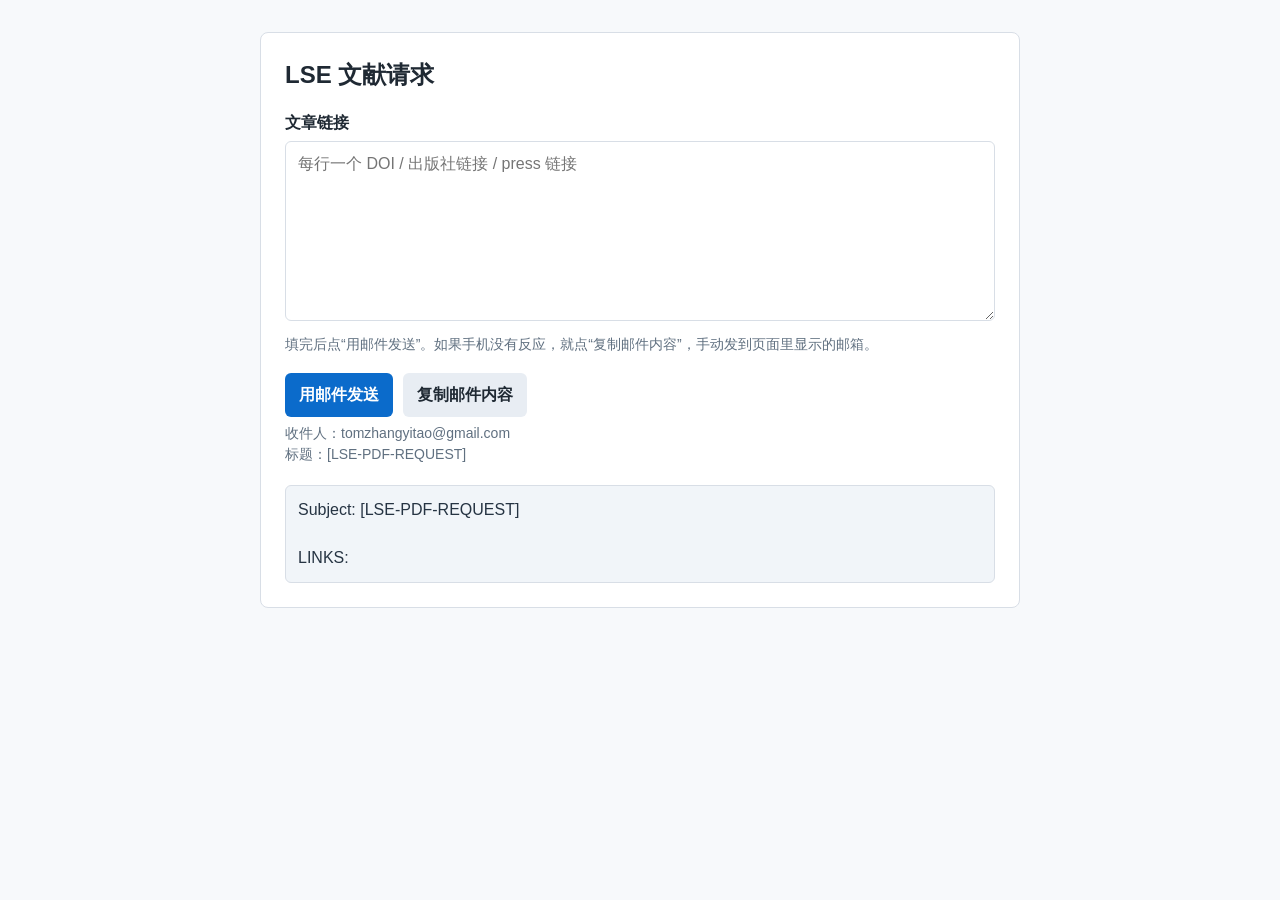
<file: index.html>
<!doctype html>
<html lang="zh-CN">
<head>
  <meta charset="utf-8">
  <meta name="viewport" content="width=device-width, initial-scale=1">
  <title>LSE 文献请求</title>
  <style>
    :root {
      color-scheme: light;
      --ink: #1f2933;
      --muted: #607080;
      --line: #d8dee6;
      --accent: #0b6bcb;
      --accent-dark: #084f96;
      --bg: #f7f9fb;
      --panel: #ffffff;
    }
    * { box-sizing: border-box; }
    body {
      margin: 0;
      font-family: -apple-system, BlinkMacSystemFont, "Segoe UI", sans-serif;
      background: var(--bg);
      color: var(--ink);
      line-height: 1.5;
    }
    main {
      width: min(760px, calc(100% - 32px));
      margin: 32px auto;
      background: var(--panel);
      border: 1px solid var(--line);
      border-radius: 8px;
      padding: 24px;
    }
    h1 {
      margin: 0 0 18px;
      font-size: 24px;
      letter-spacing: 0;
    }
    label {
      display: block;
      margin: 16px 0 6px;
      font-weight: 650;
    }
    input, textarea {
      width: 100%;
      border: 1px solid var(--line);
      border-radius: 6px;
      padding: 10px 12px;
      font: inherit;
      color: var(--ink);
      background: #fff;
    }
    textarea {
      min-height: 180px;
      resize: vertical;
    }
    .hint {
      color: var(--muted);
      font-size: 14px;
      margin-top: 6px;
    }
    .actions {
      display: flex;
      gap: 10px;
      flex-wrap: wrap;
      margin-top: 18px;
    }
    button, a.button {
      border: 0;
      border-radius: 6px;
      padding: 10px 14px;
      background: var(--accent);
      color: white;
      font: inherit;
      font-weight: 650;
      cursor: pointer;
      text-decoration: none;
    }
    button.secondary {
      background: #e8edf3;
      color: var(--ink);
    }
    button:hover, a.button:hover { background: var(--accent-dark); }
    button.secondary:hover { background: #dce4ed; }
    #preview {
      margin-top: 20px;
      white-space: pre-wrap;
      background: #f1f5f9;
      border: 1px solid var(--line);
      border-radius: 6px;
      padding: 12px;
      color: #263443;
    }
  </style>
</head>
<body>
  <main>
    <h1>LSE 文献请求</h1>

    <label for="links">文章链接</label>
    <textarea id="links" placeholder="每行一个 DOI / 出版社链接 / press 链接"></textarea>
    <div class="hint">填完后点“用邮件发送”。如果手机没有反应，就点“复制邮件内容”，手动发到页面里显示的邮箱。</div>

    <div class="actions">
      <a id="mailLink" class="button" href="mailto:tomzhangyitao@gmail.com?subject=%5BLSE-PDF-REQUEST%5D&body=LINKS%3A%0A">用邮件发送</a>
      <button id="copyButton" class="secondary">复制邮件内容</button>
    </div>

    <div class="hint">收件人：tomzhangyitao@gmail.com<br>标题：[LSE-PDF-REQUEST]</div>
    <div id="preview"></div>
  </main>

  <script>
    const subject = "[LSE-PDF-REQUEST]";
    const ownerEmail = "tomzhangyitao@gmail.com";

    function buildBody() {
      const links = document.getElementById("links").value.trim();
      const body = [
        "LINKS:",
        links
      ].join("\n");
      document.getElementById("preview").textContent = "Subject: " + subject + "\n\n" + body;
      document.getElementById("mailLink").href = "mailto:" + ownerEmail +
        "?subject=" + encodeURIComponent(subject) +
        "&body=" + encodeURIComponent(body);
      return body;
    }

    async function copyBody() {
      const body = "To: " + ownerEmail + "\nSubject: " + subject + "\n\n" + buildBody();
      await navigator.clipboard.writeText(body);
      document.getElementById("copyButton").textContent = "已复制";
      setTimeout(() => document.getElementById("copyButton").textContent = "复制邮件内容", 1200);
    }

    document.getElementById("copyButton").addEventListener("click", copyBody);
    document.getElementById("links").addEventListener("input", buildBody);
    buildBody();
  </script>
</body>
</html>
</file>
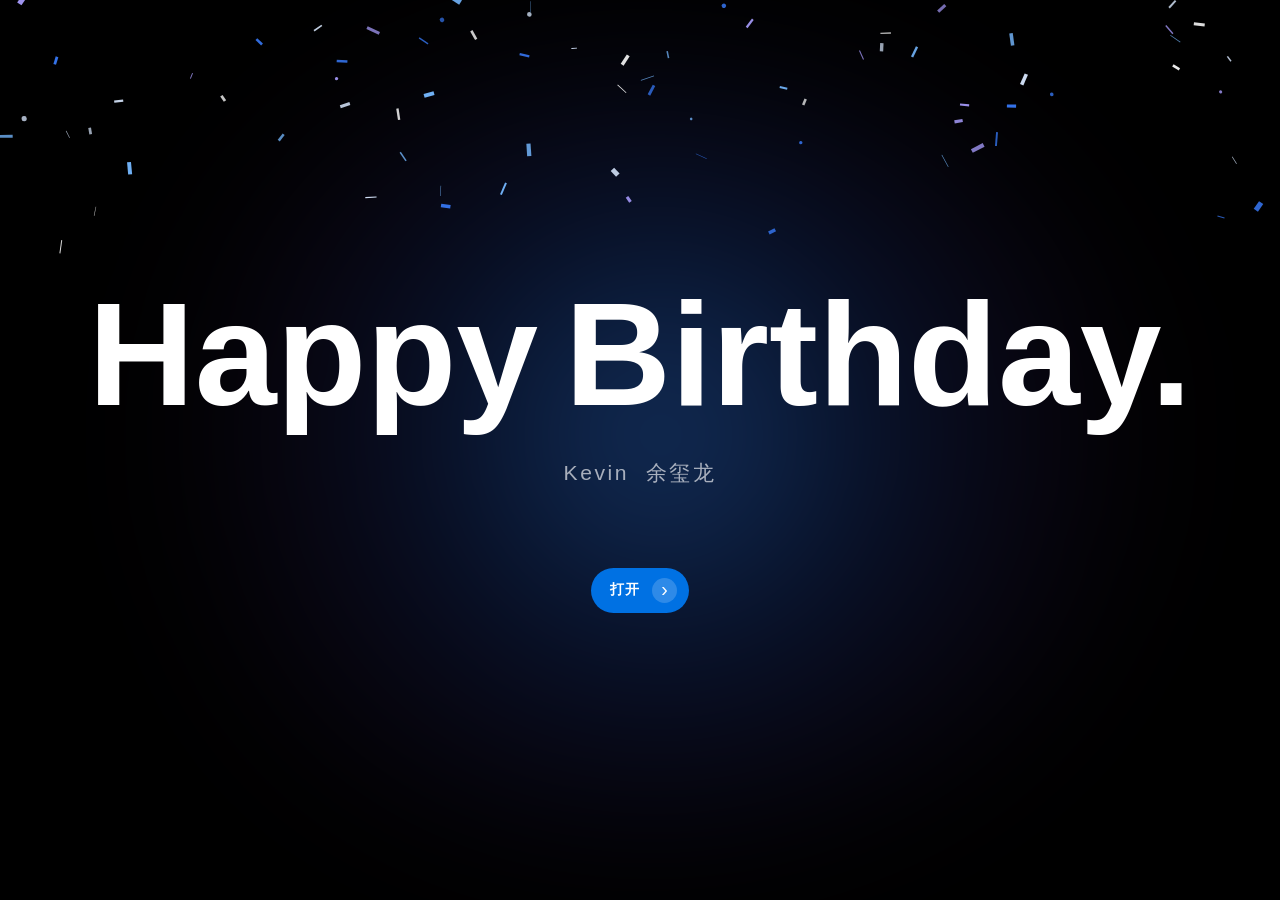
<file: birthday-kevin/index.html>
<!doctype html>
<html lang="zh-CN">
  <head>
    <meta charset="UTF-8" />
    <meta name="viewport" content="width=device-width, initial-scale=1.0, viewport-fit=cover" />
    <meta name="theme-color" content="#000000" />
    <meta name="description" content="Happy Birthday, Kevin 余玺龙." />
    <title>Happy Birthday, Kevin · 余玺龙</title>
    <link rel="stylesheet" href="styles.css?v=20261110-10" />
  </head>
  <body class="home-page">
    <canvas id="confetti" aria-hidden="true"></canvas>
    <main class="home" aria-labelledby="homeTitle">
      <div class="home-light" aria-hidden="true"></div>
      <div class="home-flash" aria-hidden="true"></div>
      <div class="home-content">
        <h1 id="homeTitle"><span>Happy</span><span>Birthday.</span></h1>
        <p>Kevin&nbsp;&nbsp;余玺龙</p>
        <a class="enter-link" id="enterLink" href="./letter.html">
          <span>打开</span>
          <span aria-hidden="true">›</span>
        </a>
      </div>
    </main>
    <noscript>生日快乐，Kevin！请启用 JavaScript 查看完整的生日祝福。</noscript>
    <script src="script.js?v=20261110-10"></script>
  </body>
</html>
</file>
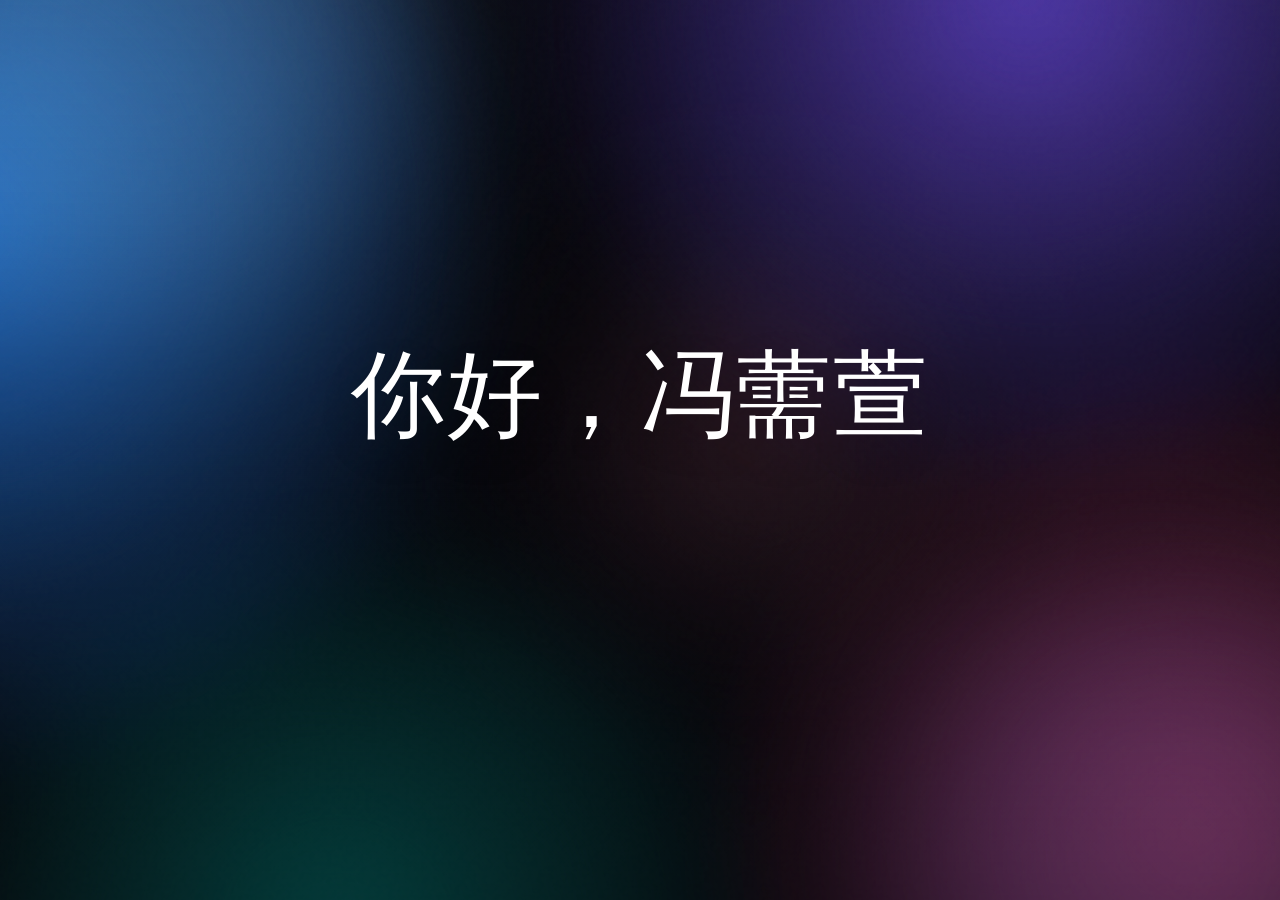
<file: invitation/index.html>
<!doctype html>
<html lang="zh-CN">
  <head>
    <meta charset="UTF-8" />
    <meta name="viewport" content="width=device-width, initial-scale=1.0" />
    <meta name="theme-color" content="#071629" />
    <meta
      name="description"
      content="An invitation for Feng Ruxuan to attend Zhang Yitao's graduation ceremony at LSE."
    />
    <title>To 冯薷萱 · An Invitation</title>
    <link rel="stylesheet" href="styles.css?v=20261026-2" />
  </head>
  <body>
    <div class="ambient" aria-hidden="true">
      <div class="orb orb--one"></div>
      <div class="orb orb--two"></div>
      <div class="orb orb--three"></div>
      <div class="grain"></div>
    </div>

    <main>
      <section class="screen welcome is-active" id="welcome" aria-labelledby="welcome-title">
        <div class="welcome__content">
          <div class="language-window">
            <h1 id="welcome-title" class="greeting" aria-live="polite">你好，冯薷萱</h1>
          </div>
          <button class="enter-button" id="enterButton" type="button" aria-label="点击继续">
            <span class="enter-button__label">点击继续</span>
            <span class="enter-button__arrow" aria-hidden="true">↗</span>
          </button>
        </div>

      </section>

      <section class="screen invitation" id="invitation" aria-labelledby="language-title" hidden>
        <header class="invitation__header">
          <button class="back-button" id="backButton" type="button" aria-label="返回欢迎页">
            <span aria-hidden="true">←</span> <span id="backLabel">返回</span>
          </button>
        </header>

        <div class="invitation__shell">
          <section class="language-picker" id="languagePicker" aria-label="选择阅读语言">
            <div class="language-carousel" id="languageCarousel" role="listbox"></div>
            <div class="language-controls">
              <button class="language-continue" id="languageContinue" type="button">
                <span id="languageContinueLabel">继续</span>
                <span class="language-continue__arrow" aria-hidden="true">→</span>
              </button>
            </div>
          </section>

          <article class="letter" id="letter" aria-live="polite" aria-hidden="true" hidden>
            <div class="letter__ornament" aria-hidden="true"><span></span></div>
            <p class="letter__eyebrow" id="letterEyebrow"></p>
            <h2 id="letterTitle"></h2>
            <p class="letter__salutation" id="letterSalutation"></p>
            <blockquote class="letter__poem">
              <p id="poemLineOne"></p>
              <p id="poemLineTwo"></p>
            </blockquote>
            <div class="letter__body" id="letterBody"></div>

            <dl class="details">
              <div>
                <dt id="whenLabel"></dt>
                <dd id="whenValue"></dd>
              </div>
              <div>
                <dt id="whereLabel"></dt>
                <dd id="whereValue"></dd>
              </div>
              <div>
                <dt id="occasionLabel"></dt>
                <dd id="occasionValue"></dd>
              </div>
            </dl>

            <div class="letter__closing">
              <p id="closingText"></p>
              <p class="signature">张艺韬 <span>Yitao Zhang</span></p>
            </div>
          </article>
        </div>

        <footer class="invitation__footer">
          <span>Houghton Street · London WC2A 2AE</span>
          <span>With anticipation</span>
        </footer>
      </section>
    </main>

    <noscript>请启用 JavaScript 以查看这封邀请函。</noscript>
    <script src="script.js?v=20261026-2"></script>
  </body>
</html>
</file>
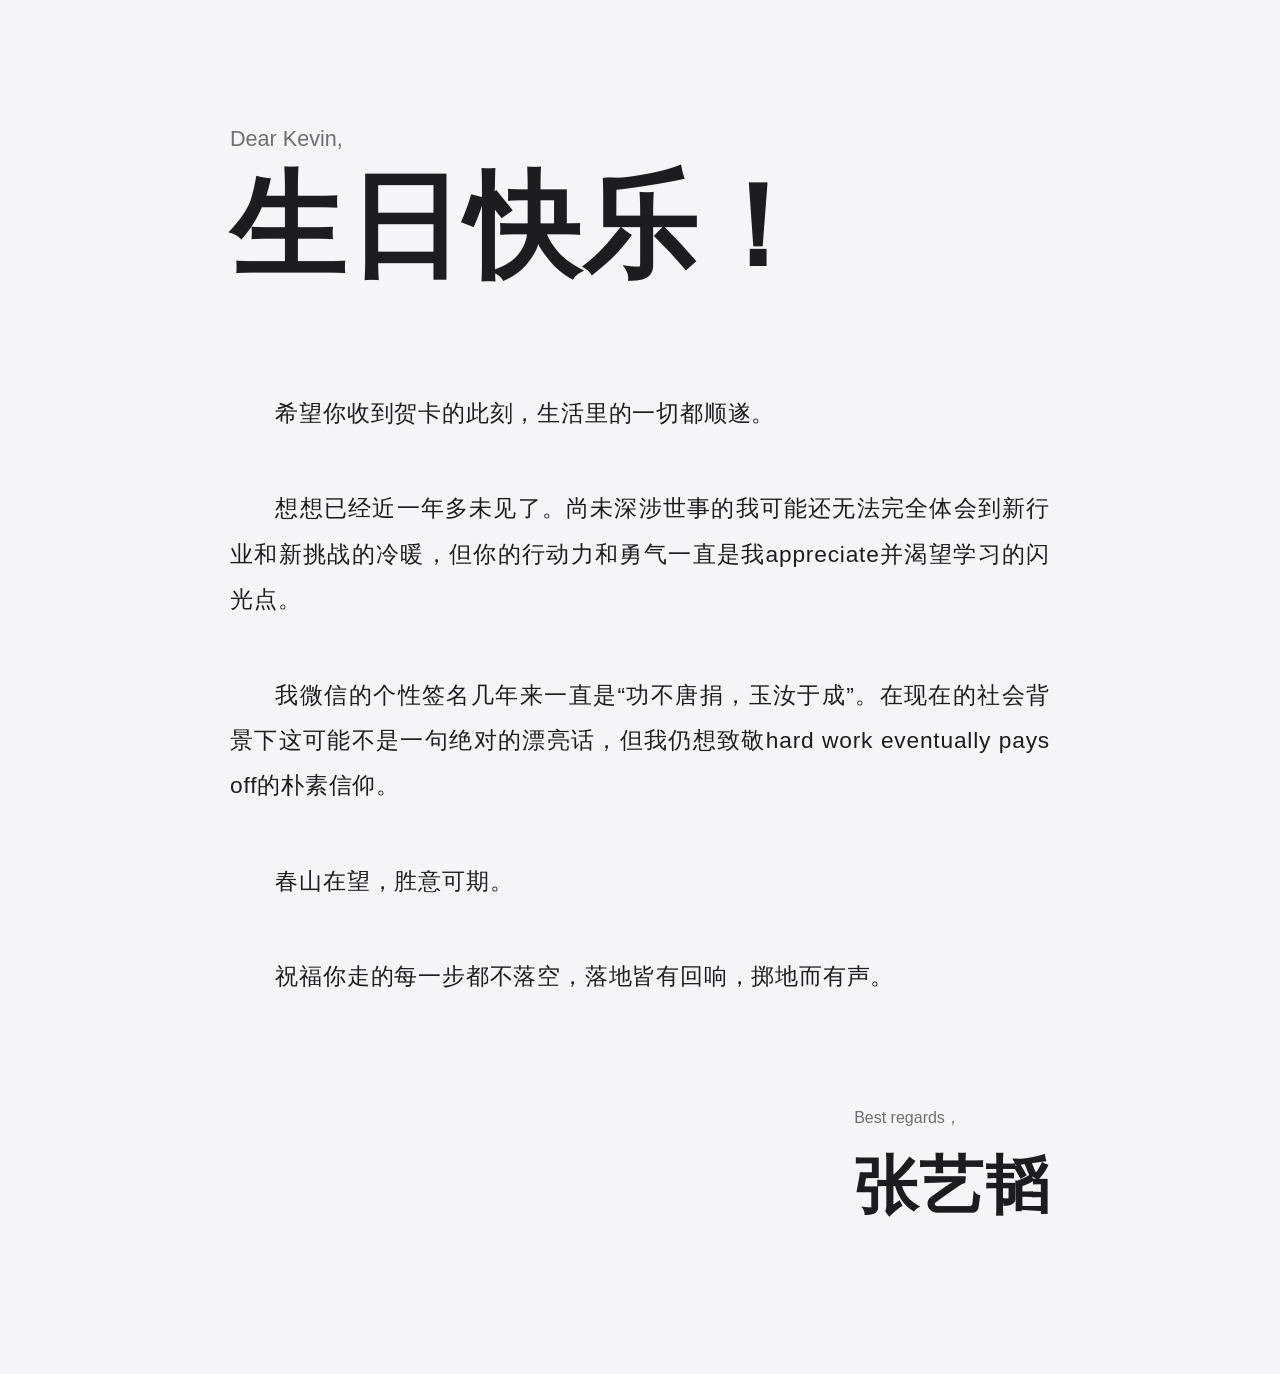
<file: birthday-kevin/full.html>
<!doctype html>
<html lang="zh-CN">
  <head>
    <meta charset="UTF-8" />
    <meta name="viewport" content="width=device-width, initial-scale=1.0, viewport-fit=cover" />
    <meta name="theme-color" content="#f5f5f7" />
    <meta name="description" content="A birthday letter for Kevin 余玺龙." />
    <title>阅读全文 · For Kevin</title>
    <link rel="stylesheet" href="styles.css?v=20261110-10" />
  </head>
  <body class="full-page">
    <main class="full-letter">
      <article>
        <header>
          <p>Dear Kevin,</p>
          <h1>生日快乐！</h1>
        </header>

        <div class="full-letter-body">
          <p>希望你收到贺卡的此刻，生活里的一切都顺遂。</p>

          <p>想想已经近一年多未见了。尚未深涉世事的我可能还无法完全体会到新行业和新挑战的冷暖，但你的行动力和勇气一直是我appreciate并渴望学习的闪光点。</p>

          <p>我微信的个性签名几年来一直是“功不唐捐，玉汝于成”。在现在的社会背景下这可能不是一句绝对的漂亮话，但我仍想致敬hard work eventually pays off的朴素信仰。</p>

          <p>春山在望，胜意可期。</p>

          <p>祝福你走的每一步都不落空，落地皆有回响，掷地而有声。</p>
        </div>

        <footer class="full-signature">
          <p>Best regards，</p>
          <p>张艺韬</p>
        </footer>
      </article>
    </main>
  </body>
</html>
</file>
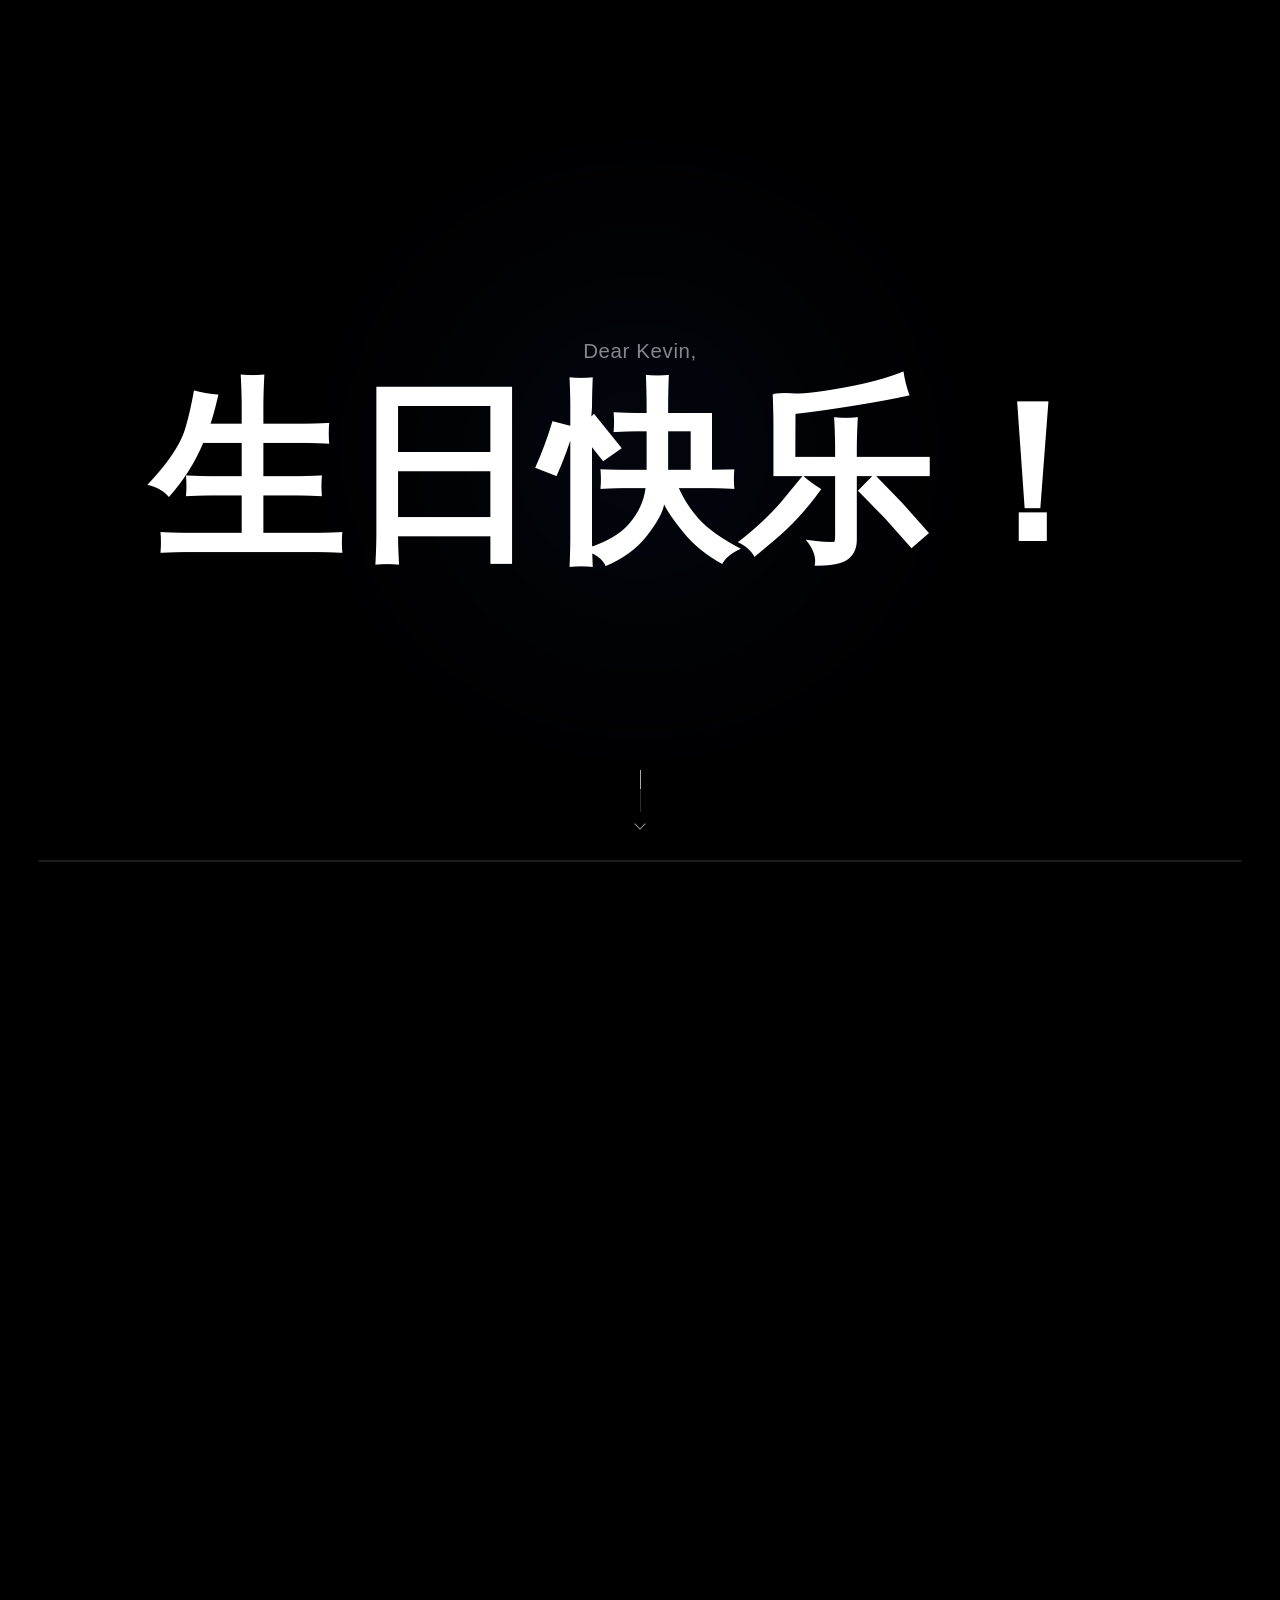
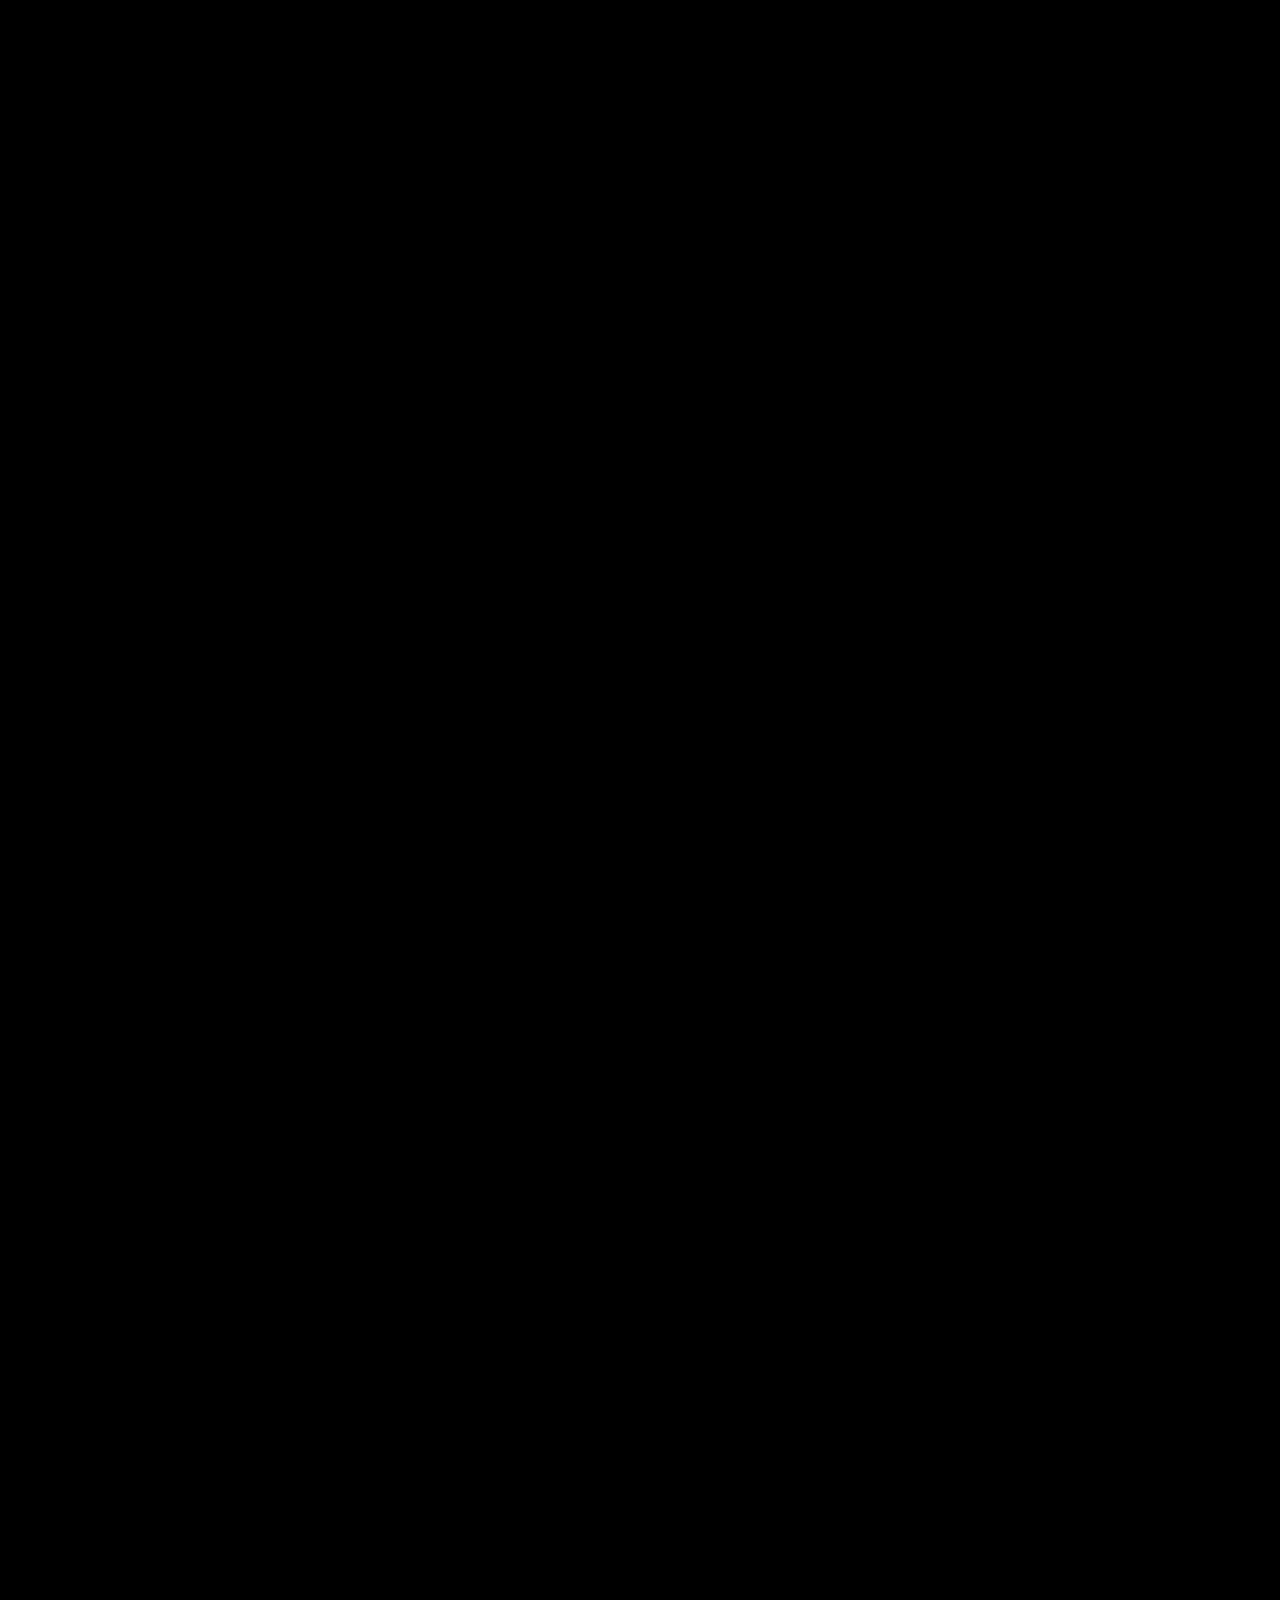
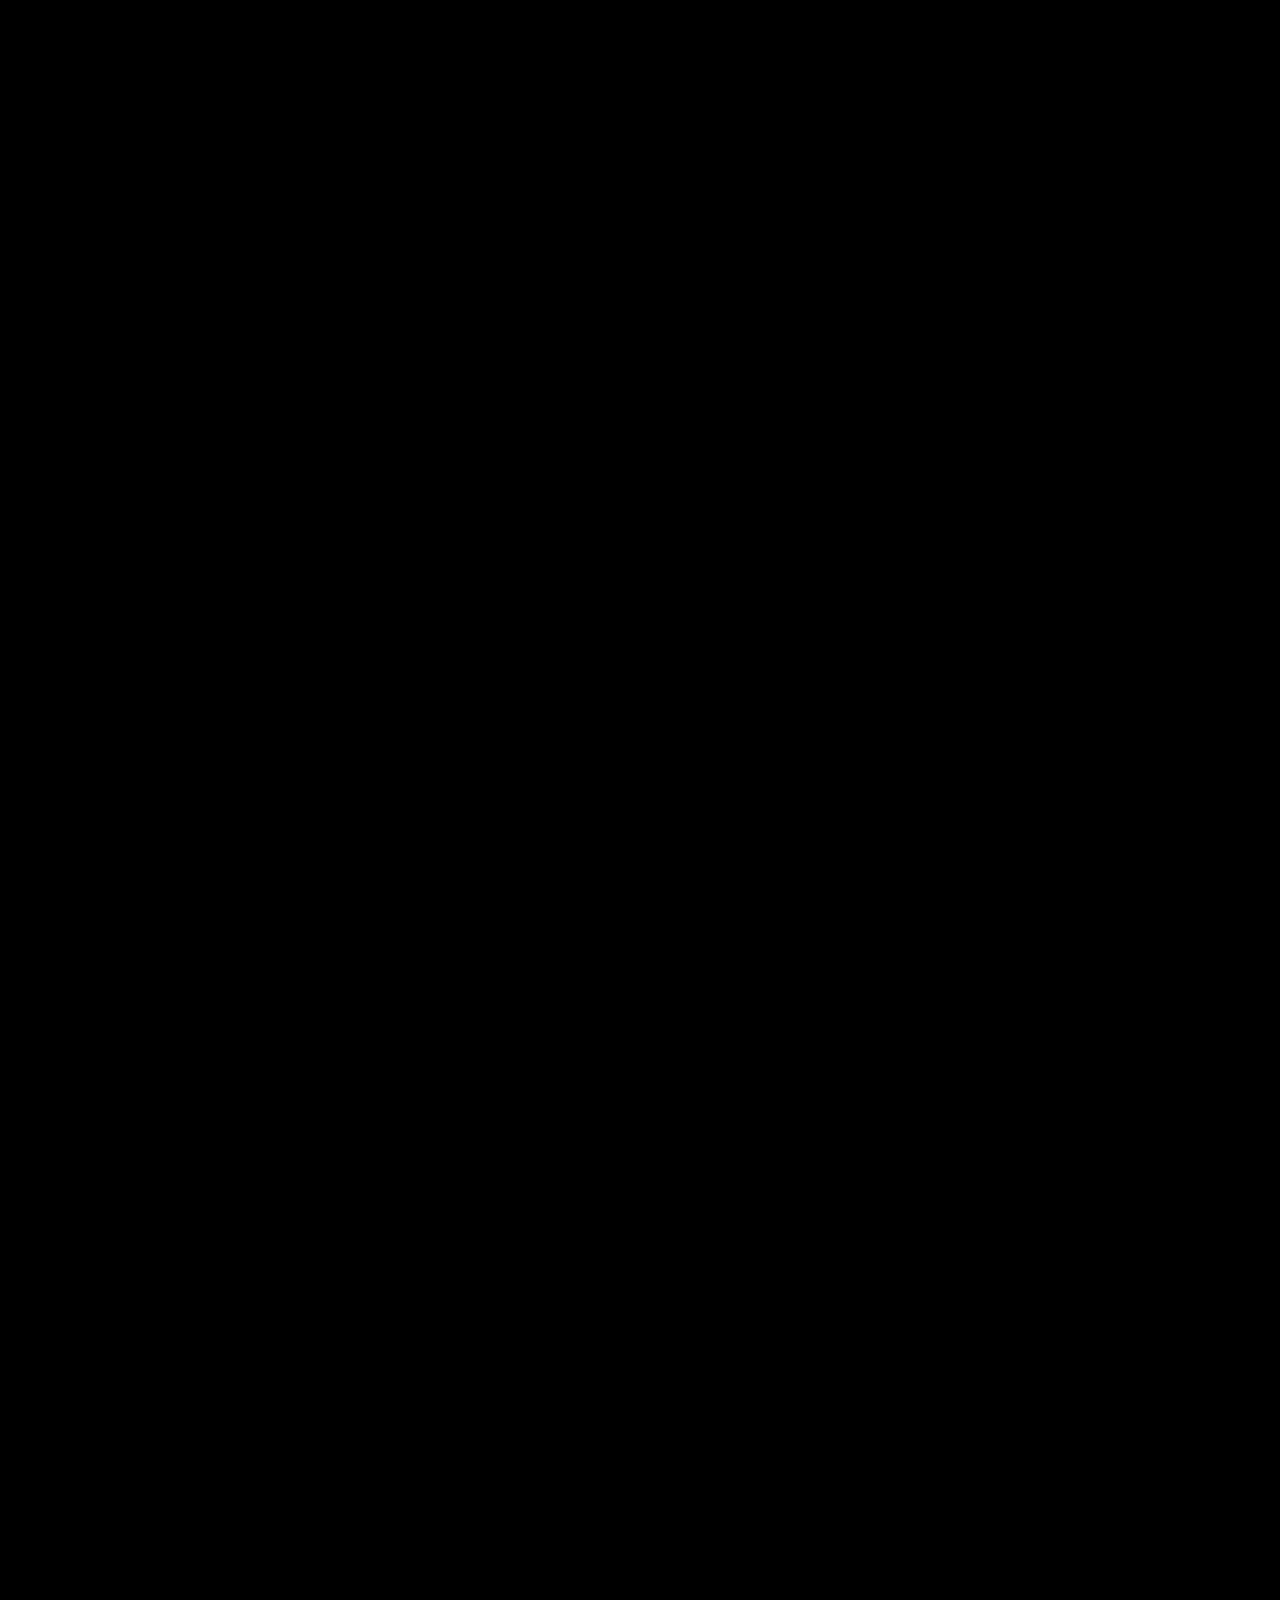
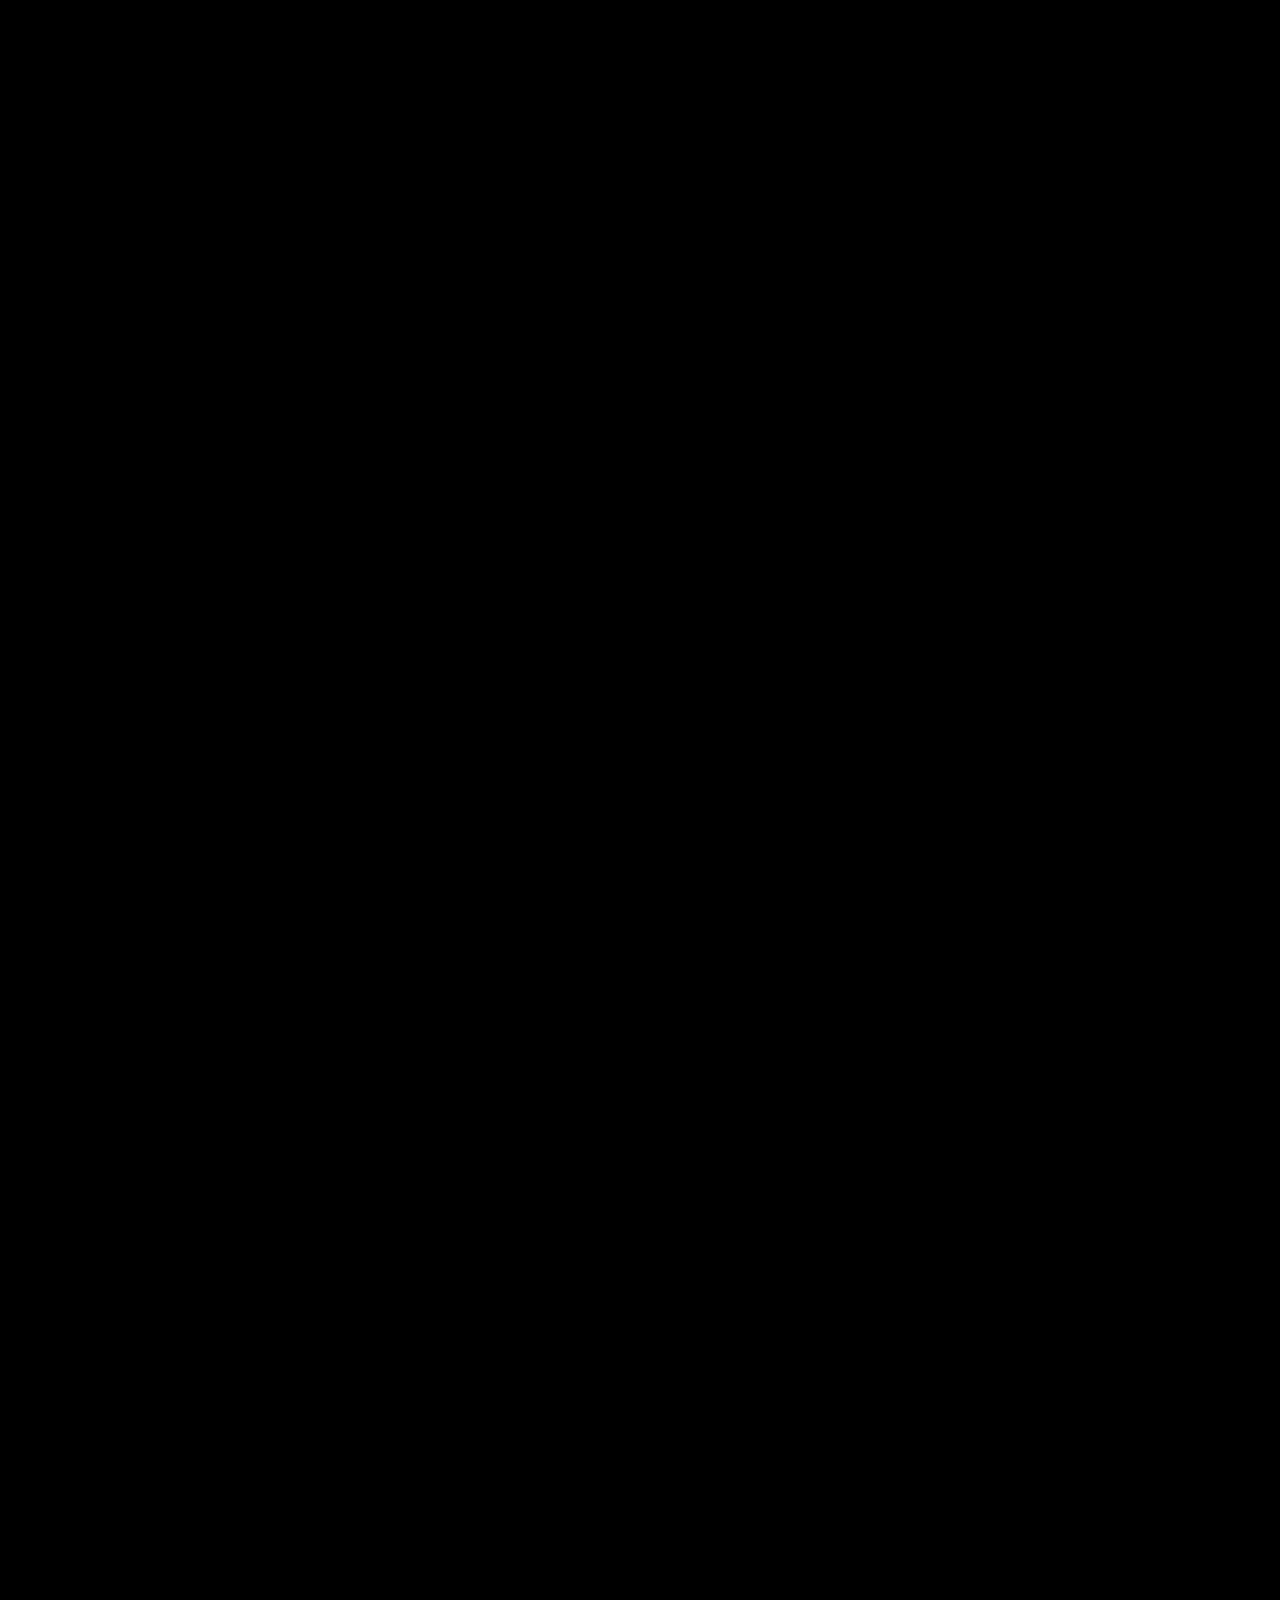
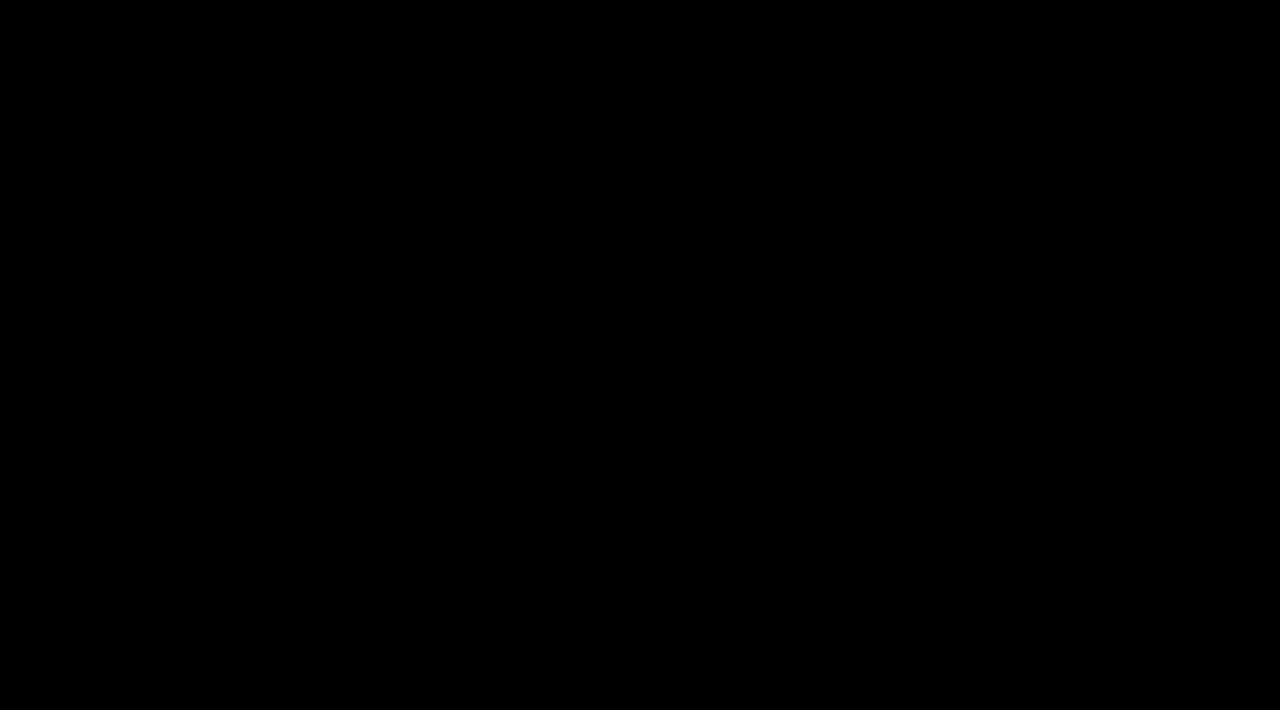
<file: birthday-kevin/letter.html>
<!doctype html>
<html lang="zh-CN">
  <head>
    <meta charset="UTF-8" />
    <meta name="viewport" content="width=device-width, initial-scale=1.0, viewport-fit=cover" />
    <meta name="theme-color" content="#000000" />
    <meta name="description" content="A birthday letter for Kevin 余玺龙." />
    <title>For Kevin · 余玺龙</title>
    <link rel="stylesheet" href="styles.css?v=20261110-10" />
  </head>
  <body class="letter-page">
    <main class="story" id="story" aria-label="给 Kevin 的生日祝福">
      <div class="story-stage">
        <div class="story-light" aria-hidden="true"></div>
        <div class="story-pages" id="storyPages">
          <section class="story-page page-intro" data-page="0">
            <div class="story-copy">
              <p>Dear Kevin,</p>
              <h1>生日快乐！</h1>
              <div class="scroll-hint" aria-hidden="true"><span></span><i></i></div>
            </div>
          </section>

          <section class="story-page" data-page="1">
            <p class="story-paragraph story-paragraph-medium">希望你收到贺卡的此刻，生活里的一切都顺遂。</p>
          </section>

          <section class="story-page" data-page="2">
            <p class="story-paragraph story-paragraph-long">想想已经近一年多未见了。尚未深涉世事的我可能还无法完全体会到新行业和新挑战的冷暖，但你的行动力和勇气一直是我appreciate并渴望学习的闪光点。</p>
          </section>

          <section class="story-page" data-page="3">
            <p class="story-paragraph story-paragraph-long">我微信的个性签名几年来一直是“功不唐捐，玉汝于成”。在现在的社会背景下这可能不是一句绝对的漂亮话，但我仍想致敬hard work eventually pays off的朴素信仰。</p>
          </section>

          <section class="story-page" data-page="4">
            <p class="story-paragraph story-paragraph-single">春山在望，胜意可期。</p>
          </section>

          <section class="story-page" data-page="5">
            <p class="story-paragraph story-paragraph-final">祝福你走的每一步都不落空，落地皆有回响，掷地而有声。</p>
          </section>

          <footer class="story-page page-signature" data-page="6">
            <div class="signature-copy">
              <p>Best regards，</p>
              <p>张艺韬</p>
              <a class="read-full" href="./full.html"><span>阅读全文</span><span aria-hidden="true">›</span></a>
            </div>
          </footer>
        </div>
        <div class="story-progress" aria-hidden="true"><span id="storyProgress"></span></div>
      </div>
    </main>
    <noscript>请启用 JavaScript 查看完整的生日祝福。</noscript>
    <script src="script.js?v=20261110-10"></script>
  </body>
</html>
</file>
<file: birthday-kevin/styles.css>
:root {
  color-scheme: dark;
  --white: #f5f5f7;
  --gray: #86868b;
  --blue: #2997ff;
  --sans: -apple-system, BlinkMacSystemFont, "SF Pro Display", "SF Pro Text", "Helvetica Neue", "PingFang SC", "Hiragino Sans GB", Arial, sans-serif;
  --ease: cubic-bezier(0.16, 1, 0.3, 1);
}

* {
  box-sizing: border-box;
}

html,
body {
  min-width: 320px;
  margin: 0;
  background: #000;
  color: var(--white);
  font-family: var(--sans);
  -webkit-font-smoothing: antialiased;
  text-rendering: optimizeLegibility;
}

a {
  color: inherit;
}

#confetti {
  position: fixed;
  inset: 0;
  z-index: 20;
  width: 100%;
  height: 100%;
  pointer-events: none;
}

/* Home is a complete document. The link loads letter.html as a new page. */
.home-page {
  height: 100%;
  overflow: hidden;
}

.home {
  position: relative;
  display: grid;
  min-height: 100svh;
  overflow: hidden;
  place-items: center;
  isolation: isolate;
  background: #000;
}

.home-light {
  position: absolute;
  top: 50%;
  left: 50%;
  z-index: -1;
  width: min(1040px, 102vw);
  aspect-ratio: 1.36;
  border-radius: 50%;
  background:
    radial-gradient(circle at 52% 48%, rgba(51, 134, 255, 0.38), rgba(35, 69, 175, 0.2) 36%, rgba(103, 58, 183, 0.08) 58%, transparent 74%);
  filter: blur(72px);
  opacity: 0;
  transform: translate(-50%, -44%) scale(0.8);
  animation: homeLight 2.4s 120ms var(--ease) forwards, homeBreathe 8s 2.6s ease-in-out infinite alternate;
}

.home-flash {
  position: absolute;
  top: 62%;
  left: 50%;
  z-index: 1;
  width: 44px;
  height: 44px;
  border-radius: 50%;
  background: radial-gradient(circle, rgba(255, 255, 255, 0.98) 0 12%, rgba(104, 169, 255, 0.9) 28%, rgba(55, 91, 255, 0.38) 48%, transparent 72%);
  opacity: 0;
  transform: translate(-50%, -50%) scale(0.1);
  pointer-events: none;
}

.home-content {
  width: min(92vw, 1200px);
  padding: 48px 24px;
  text-align: center;
}

.home h1 {
  display: flex;
  justify-content: center;
  gap: 0.18em;
  margin: 0;
  color: #fff;
  font-size: clamp(4rem, 11.5vw, 10.5rem);
  font-weight: 700;
  line-height: 0.92;
  letter-spacing: 0;
  white-space: nowrap;
}

.home h1 span {
  display: inline-block;
  opacity: 0;
  filter: blur(18px);
  transform: translateY(48px) scale(0.98);
}

.home h1 span:first-child {
  animation: homeWordIn 1.45s 220ms var(--ease) forwards;
}

.home h1 span:last-child {
  animation: homeWordIn 1.55s 340ms var(--ease) forwards;
}

.home-content > p {
  margin: 36px 0 0;
  color: rgba(245, 245, 247, 0.67);
  font-size: clamp(1rem, 1.65vw, 1.35rem);
  font-weight: 500;
  letter-spacing: 0.12em;
  opacity: 0;
  transform: translateY(20px);
  animation: riseIn 1s 920ms var(--ease) forwards;
}

.enter-link {
  display: inline-flex;
  align-items: center;
  gap: 12px;
  margin-top: clamp(58px, 9vh, 88px);
  padding: 10px 12px 10px 19px;
  border-radius: 999px;
  background: #0071e3;
  color: #fff;
  text-decoration: none;
  opacity: 0;
  transform: translateY(16px);
  animation: riseIn 1s 1.22s var(--ease) forwards;
  transition: background 200ms ease, transform 200ms var(--ease);
}

.enter-link:hover {
  background: #0077ed;
  transform: translateY(-1px);
}

.enter-link:focus-visible {
  outline: 3px solid rgba(41, 151, 255, 0.7);
  outline-offset: 5px;
}

.enter-link span:first-child {
  font-size: 0.86rem;
  font-weight: 600;
  letter-spacing: 0.08em;
}

.enter-link span:last-child {
  display: grid;
  width: 25px;
  height: 25px;
  border-radius: 50%;
  background: rgba(255, 255, 255, 0.18);
  place-items: center;
  font-size: 1.22rem;
  line-height: 1;
}

.home-page.is-celebrating .home-flash {
  animation: celebrationFlash 1040ms var(--ease) forwards;
}

.home-page.is-celebrating .home h1 span:first-child {
  animation: celebrationHappy 960ms var(--ease) forwards;
}

.home-page.is-celebrating .home h1 span:last-child {
  animation: celebrationBirthday 960ms 40ms var(--ease) forwards;
}

.home-page.is-celebrating .home-content > p {
  animation: celebrationCopy 760ms var(--ease) forwards;
}

.home-page.is-celebrating .enter-link {
  animation: celebrationButton 620ms var(--ease) forwards;
  pointer-events: none;
}

.home-page.is-celebrating .home-light {
  animation: celebrationLight 1040ms var(--ease) forwards;
}

/* Letter is a second, separately loaded document. */
.letter-page {
  min-height: 100%;
  overflow-x: hidden;
  background: #000;
}

.story {
  position: relative;
  height: 790svh;
  background: #000;
}

.story-stage {
  position: sticky;
  top: 0;
  display: grid;
  width: 100%;
  height: 100svh;
  overflow: hidden;
  place-items: center;
  background: #000;
  isolation: isolate;
}

.story-stage::after {
  position: absolute;
  inset: 0;
  z-index: -1;
  content: "";
  background: radial-gradient(circle at 50% 50%, transparent 42%, rgba(0, 0, 0, 0.32) 100%);
  pointer-events: none;
}

.story-light {
  position: absolute;
  top: 50%;
  left: 50%;
  z-index: -2;
  width: min(92vw, 1100px);
  aspect-ratio: 1.35;
  border-radius: 50%;
  background: radial-gradient(circle, rgba(35, 118, 255, 0.48), rgba(51, 69, 177, 0.19) 38%, rgba(119, 63, 210, 0.06) 56%, transparent 72%);
  filter: blur(82px);
  opacity: var(--light-opacity, 0.12);
  transform: translate(-50%, -50%) scale(var(--light-scale, 0.8));
  transition: opacity 240ms linear, transform 240ms linear;
}

.story-pages {
  position: absolute;
  inset: 0;
}

.story-page {
  position: absolute;
  inset: 0;
  display: grid;
  padding: max(8vh, 64px) max(7vw, 28px);
  place-items: center;
  text-align: center;
  opacity: 0;
  filter: blur(22px);
  transform: translate3d(0, 60px, 0) scale(0.965);
  will-change: opacity, filter, transform;
  pointer-events: none;
}

.story-page.is-active {
  pointer-events: auto;
}

.story-copy {
  width: min(100%, 1200px);
}

.page-intro p {
  margin: 0 0 26px;
  color: var(--gray);
  font-size: clamp(1.05rem, 1.6vw, 1.35rem);
  font-weight: 500;
  letter-spacing: 0.03em;
}

.page-intro h1 {
  margin: 0;
  color: #fff;
  font-size: min(15vw, 13rem);
  font-weight: 700;
  line-height: 0.9;
  letter-spacing: 0.02em;
  white-space: nowrap;
}

.scroll-hint {
  position: absolute;
  bottom: max(8vh, 58px);
  left: 50%;
  display: flex;
  flex-direction: column;
  align-items: center;
  gap: 8px;
  opacity: 0.72;
  transform: translateX(-50%);
}

.scroll-hint span {
  width: 1px;
  height: 42px;
  overflow: hidden;
  background: rgba(255, 255, 255, 0.24);
}

.scroll-hint span::after {
  display: block;
  width: 100%;
  height: 46%;
  content: "";
  background: rgba(255, 255, 255, 0.9);
  animation: scrollGuideLine 1.9s ease-in-out infinite;
}

.scroll-hint i {
  width: 8px;
  height: 8px;
  border-right: 1px solid rgba(255, 255, 255, 0.8);
  border-bottom: 1px solid rgba(255, 255, 255, 0.8);
  transform: rotate(45deg);
  animation: scrollGuideArrow 1.9s ease-in-out infinite;
}

.story-page > .story-paragraph {
  width: min(100%, 1180px);
  max-width: 1120px;
  margin: 0;
  color: rgba(245, 245, 247, 0.94);
  font-size: clamp(2.35rem, 5vw, 5rem);
  font-weight: 600;
  line-height: 1.34;
  letter-spacing: 0.035em;
  text-align: justify;
  text-align-last: left;
  text-indent: 2em;
  text-justify: inter-ideograph;
}

.story-paragraph-medium {
  max-width: 1120px;
}

.story-paragraph-long {
  max-width: 1120px;
}

.story-paragraph-final {
  max-width: 1120px;
}

.story-paragraph-single {
  white-space: nowrap;
}

.signature-copy p {
  margin: 0;
}

.signature-copy p:first-child {
  color: var(--gray);
  font-size: clamp(1.1rem, 1.9vw, 1.5rem);
  font-weight: 500;
}

.signature-copy p:last-child {
  margin-top: 28px;
  color: #fff;
  font-size: clamp(4.5rem, 11vw, 9.5rem);
  font-weight: 700;
  letter-spacing: 0.02em;
}

.read-full {
  display: inline-flex;
  align-items: center;
  gap: 8px;
  margin-top: clamp(54px, 8vh, 82px);
  padding: 11px 14px 11px 18px;
  border-radius: 999px;
  background: #0071e3;
  color: #fff;
  text-decoration: none;
  transition: background 200ms ease, transform 200ms var(--ease);
}

.read-full:hover {
  background: #0077ed;
  transform: translateY(-1px);
}

.read-full:focus-visible {
  outline: 3px solid rgba(41, 151, 255, 0.7);
  outline-offset: 5px;
}

.read-full span:first-child {
  font-size: 0.84rem;
  font-weight: 600;
  letter-spacing: 0.06em;
}

.read-full span:last-child {
  display: grid;
  width: 24px;
  height: 24px;
  border-radius: 50%;
  background: rgba(255, 255, 255, 0.18);
  place-items: center;
  font-size: 1.15rem;
  line-height: 1;
}

.story-progress {
  position: absolute;
  right: max(24px, 3vw);
  bottom: max(24px, 3vw);
  left: max(24px, 3vw);
  height: 2px;
  overflow: hidden;
  border-radius: 999px;
  background: rgba(255, 255, 255, 0.11);
}

.story-progress span {
  display: block;
  width: 100%;
  height: 100%;
  border-radius: inherit;
  background: rgba(255, 255, 255, 0.78);
  transform: scaleX(0);
  transform-origin: left;
  will-change: transform;
}

/* Full reading view */
.full-page {
  min-height: 100%;
  background: #f5f5f7;
  color: #1d1d1f;
}

.full-letter {
  min-height: 100svh;
  padding: clamp(86px, 14vh, 150px) 24px clamp(96px, 16vh, 180px);
}

.full-letter article {
  width: min(100%, 820px);
  margin: 0 auto;
  opacity: 0;
  transform: translateY(28px);
  animation: fullLetterIn 1.1s 100ms var(--ease) forwards;
}

.full-letter header > p {
  margin: 0;
  color: #6e6e73;
  font-size: clamp(1.05rem, 1.7vw, 1.35rem);
  font-weight: 500;
}

.full-letter h1 {
  margin: 18px 0 0;
  color: #1d1d1f;
  font-size: clamp(4.1rem, 9vw, 7.8rem);
  font-weight: 700;
  line-height: 0.98;
  letter-spacing: 0.02em;
}

.full-letter-body {
  margin-top: clamp(78px, 12vh, 120px);
}

.full-letter-body p {
  margin: 0 0 2.2em;
  color: #1d1d1f;
  font-size: clamp(1.14rem, 2vw, 1.42rem);
  font-weight: 450;
  line-height: 2;
  letter-spacing: 0.035em;
  text-align: justify;
  text-align-last: left;
  text-indent: 2em;
  text-justify: inter-ideograph;
}

.full-signature {
  width: max-content;
  margin: clamp(80px, 12vh, 130px) 0 0 auto;
  text-align: left;
}

.full-signature p {
  margin: 0;
}

.full-signature p:first-child {
  color: #6e6e73;
  font-size: 1rem;
  font-weight: 500;
}

.full-signature p:last-child {
  margin-top: 14px;
  color: #1d1d1f;
  font-size: clamp(2.4rem, 5vw, 4rem);
  font-weight: 700;
  letter-spacing: 0.02em;
}

noscript {
  position: fixed;
  right: 20px;
  bottom: 20px;
  z-index: 100;
  max-width: 320px;
  padding: 14px 18px;
  border-radius: 14px;
  background: #fff;
  color: #111;
  font: 14px/1.5 var(--sans);
}

@keyframes homeLight {
  to { opacity: 1; transform: translate(-50%, -50%) scale(1); }
}

@keyframes homeBreathe {
  to { transform: translate(-50%, -48%) scale(1.08); }
}

@keyframes homeWordIn {
  to { opacity: 1; filter: blur(0); transform: translateY(0) scale(1); }
}

@keyframes riseIn {
  to { opacity: 1; transform: translateY(0); }
}

@keyframes celebrationFlash {
  0% { opacity: 0; transform: translate(-50%, -50%) scale(0.1); }
  24% { opacity: 0.84; }
  100% { opacity: 0; transform: translate(-50%, -50%) scale(48); }
}

@keyframes celebrationHappy {
  0% { opacity: 1; filter: blur(0); transform: translateY(0) scale(1); }
  100% { opacity: 0; filter: blur(12px); transform: translate(-42px, -34px) rotate(-3deg) scale(1.06); }
}

@keyframes celebrationBirthday {
  0% { opacity: 1; filter: blur(0); transform: translateY(0) scale(1); }
  100% { opacity: 0; filter: blur(12px); transform: translate(42px, -24px) rotate(2.5deg) scale(1.06); }
}

@keyframes celebrationCopy {
  to { opacity: 0; filter: blur(8px); transform: translateY(-24px); }
}

@keyframes celebrationButton {
  to { opacity: 0; transform: scale(0.72); }
}

@keyframes celebrationLight {
  0% { opacity: 1; transform: translate(-50%, -50%) scale(1); }
  100% { opacity: 0; transform: translate(-50%, -50%) scale(1.48); }
}

@keyframes fullLetterIn {
  to { opacity: 1; transform: translateY(0); }
}

@keyframes scrollGuideLine {
  0% { transform: translateY(-120%); }
  58%, 100% { transform: translateY(240%); }
}

@keyframes scrollGuideArrow {
  0%, 24%, 100% { opacity: 0.32; transform: translateY(0) rotate(45deg); }
  52% { opacity: 1; transform: translateY(4px) rotate(45deg); }
}

@media (max-width: 760px) {
  .home-content {
    width: 94vw;
    padding-inline: 18px;
  }

  .home h1 {
    gap: 0.14em;
    font-size: clamp(2.35rem, 10.5vw, 3.3rem);
    line-height: 0.94;
  }

  .home-content > p {
    margin-top: 28px;
    font-size: 0.98rem;
  }

  .enter-link {
    margin-top: 64px;
  }

  .home-light {
    width: 160vw;
    filter: blur(56px);
  }

  .story {
    height: 820svh;
  }

  .story-page {
    padding: 9vh 8vw 12vh;
  }

  .page-intro h1 {
    font-size: min(15vw, 5.8rem);
    line-height: 0.92;
  }

  .story-page > .story-paragraph {
    font-size: clamp(1.6rem, 6.9vw, 2.5rem);
    line-height: 1.45;
    letter-spacing: 0.035em;
  }

  .story-light {
    width: 160vw;
    filter: blur(60px);
  }

  .story-progress {
    right: 24px;
    bottom: 24px;
    left: 24px;
  }

  .full-letter {
    padding: 80px 24px 110px;
  }

  .full-letter-body {
    margin-top: 68px;
  }

  .full-letter-body p {
    font-size: 1.08rem;
    line-height: 1.95;
    letter-spacing: 0;
  }
}

@media (prefers-reduced-motion: reduce) {
  *,
  *::before,
  *::after {
    animation-duration: 0.001ms !important;
    animation-delay: 0ms !important;
    transition-duration: 0.001ms !important;
  }

  #confetti {
    display: none;
  }

  .story {
    height: auto;
  }

  .story-stage {
    position: relative;
    display: block;
    height: auto;
  }

  .story-pages {
    position: relative;
  }

  .story-page {
    position: relative;
    min-height: 100svh;
    opacity: 1 !important;
    filter: none !important;
    transform: none !important;
  }

  .story-progress,
  .story-light {
    display: none;
  }
}
</file>
<file: invitation/styles.css>
:root {
  color-scheme: dark;
  --black: #050509;
  --white: #f5f5f7;
  --ink: #1d1d1f;
  --secondary: #6e6e73;
  --line: rgba(0, 0, 0, 0.09);
  --blue: #0071e3;
  --ease: cubic-bezier(0.22, 1, 0.36, 1);
}

* { box-sizing: border-box; }
html, body { width: 100%; min-height: 100%; margin: 0; background: var(--black); }
body {
  overflow: hidden;
  color: var(--white);
  font-family: -apple-system, BlinkMacSystemFont, "SF Pro Display", "SF Pro Text", "PingFang SC", "Helvetica Neue", Arial, sans-serif;
  -webkit-font-smoothing: antialiased;
  text-rendering: geometricPrecision;
}
button, select { font: inherit; }
button, select, a { -webkit-tap-highlight-color: transparent; }

.ambient {
  position: fixed;
  inset: 0;
  z-index: 0;
  overflow: hidden;
  background: #050509;
}
.ambient::before {
  content: "";
  position: absolute;
  inset: -30%;
  background:
    radial-gradient(circle at 18% 35%, rgba(56, 133, 255, 0.9), transparent 28%),
    radial-gradient(circle at 68% 20%, rgba(116, 88, 255, 0.72), transparent 27%),
    radial-gradient(circle at 76% 75%, rgba(255, 82, 129, 0.52), transparent 25%),
    radial-gradient(circle at 36% 82%, rgba(27, 202, 190, 0.46), transparent 24%);
  filter: blur(38px) saturate(125%);
  animation: mesh-shift 18s ease-in-out infinite alternate;
  transform: scale(1.05);
}
.orb {
  position: absolute;
  border-radius: 999px;
  filter: blur(90px);
  opacity: 0.34;
  mix-blend-mode: screen;
  will-change: transform;
}
.orb--one { width: 42vw; height: 42vw; left: -10vw; top: -18vw; background: #68a8ff; animation: drift-one 17s ease-in-out infinite alternate; }
.orb--two { width: 38vw; height: 38vw; right: -9vw; bottom: -16vw; background: #aa6fff; animation: drift-two 21s ease-in-out infinite alternate; }
.orb--three { width: 22vw; height: 22vw; left: 48%; top: 34%; background: #ff7da3; opacity: 0.2; animation: drift-three 15s ease-in-out infinite alternate; }
.grain {
  position: absolute;
  inset: 0;
  opacity: 0.03;
  background-image: url("data:image/svg+xml,%3Csvg viewBox='0 0 180 180' xmlns='http://www.w3.org/2000/svg'%3E%3Cfilter id='n'%3E%3CfeTurbulence type='fractalNoise' baseFrequency='.9' numOctaves='4' stitchTiles='stitch'/%3E%3C/filter%3E%3Crect width='100%25' height='100%25' filter='url(%23n)' opacity='.6'/%3E%3C/svg%3E");
  pointer-events: none;
}

main { position: relative; z-index: 1; }
.screen {
  position: fixed;
  inset: 0;
  min-height: 100svh;
  transition: opacity 0.85s var(--ease), transform 0.85s var(--ease), filter 0.85s var(--ease);
}
.screen[hidden] { display: none; }

.welcome {
  display: grid;
  place-items: center;
  overflow: hidden;
  padding: 2rem;
}
.welcome::before {
  content: "";
  position: absolute;
  inset: 0;
  background: linear-gradient(180deg, rgba(5, 5, 9, 0.08), rgba(5, 5, 9, 0.4));
  pointer-events: none;
}
.welcome__content {
  position: relative;
  z-index: 2;
  display: flex;
  width: min(1160px, 94vw);
  min-height: 430px;
  align-items: center;
  flex-direction: column;
  justify-content: center;
  text-align: center;
}
.language-window { display: grid; min-height: clamp(7rem, 14vw, 11rem); align-items: center; }
.greeting {
  margin: 0;
  color: #fff;
  font-size: clamp(3rem, 7.4vw, 7rem);
  font-weight: 520;
  letter-spacing: 0.018em;
  line-height: 1.04;
  text-shadow: 0 16px 52px rgba(0, 0, 0, 0.12);
  text-wrap: balance;
  transition: opacity 0.55s var(--ease), filter 0.55s var(--ease), transform 0.55s var(--ease);
}
.greeting.is-changing { opacity: 0; filter: blur(12px); transform: translateY(9px) scale(0.985); }
.enter-button {
  display: inline-flex;
  min-width: 176px;
  align-items: center;
  justify-content: space-between;
  gap: 2rem;
  margin-top: 3.25rem;
  padding: 0.52rem 0.56rem 0.52rem 1.25rem;
  border: 1px solid rgba(255, 255, 255, 0.2);
  border-radius: 999px;
  opacity: 0;
  background: rgba(255, 255, 255, 0.11);
  box-shadow: inset 0 1px rgba(255, 255, 255, 0.18), 0 12px 48px rgba(0, 0, 0, 0.14);
  color: white;
  cursor: pointer;
  pointer-events: none;
  transform: translateY(14px) scale(0.98);
  backdrop-filter: blur(28px) saturate(165%);
  -webkit-backdrop-filter: blur(28px) saturate(165%);
  transition: opacity 1.35s var(--ease), transform 1.35s var(--ease), background 0.3s ease;
}
.enter-button.is-visible { opacity: 1; pointer-events: auto; transform: translateY(0) scale(1); }
.enter-button:hover, .enter-button:focus-visible { background: rgba(255, 255, 255, 0.22); outline: none; transform: scale(1.025); }
.enter-button__label { font-size: 0.9rem; font-weight: 500; transition: opacity 0.28s ease; }
.enter-button__arrow {
  display: grid;
  width: 39px;
  height: 39px;
  place-items: center;
  border-radius: 50%;
  background: rgba(255, 255, 255, 0.94);
  color: #111116;
  font-size: 0.92rem;
}
.welcome.is-leaving { opacity: 0; filter: blur(22px); transform: scale(1.055); }

.invitation {
  overflow-y: auto;
  padding: 1.25rem clamp(1.2rem, 4vw, 4rem) 2rem;
  background:
    radial-gradient(circle at 12% 0%, rgba(112, 166, 255, 0.12), transparent 30rem),
    radial-gradient(circle at 88% 12%, rgba(205, 148, 255, 0.1), transparent 33rem),
    #fafafc;
  color: var(--ink);
  scrollbar-width: thin;
  scrollbar-color: rgba(0, 0, 0, 0.2) transparent;
  transition: background 0.8s var(--ease), color 0.5s ease;
}
.invitation.is-entering { animation: invitation-in 0.95s var(--ease) both; }
.invitation.is-choosing {
  overflow: hidden;
  background: #050509;
  color: white;
}
.invitation__header, .invitation__footer {
  display: flex;
  max-width: 1180px;
  align-items: center;
  justify-content: space-between;
  margin: 0 auto;
  color: rgba(29, 29, 31, 0.5);
  font-size: 0.65rem;
  font-weight: 600;
  letter-spacing: 0.08em;
  text-transform: uppercase;
}
.back-button {
  display: inline-flex;
  align-items: center;
  gap: 0.5rem;
  padding: 0.65rem 0.8rem;
  border: 1px solid rgba(0, 0, 0, 0.07);
  border-radius: 999px;
  background: rgba(255, 255, 255, 0.52);
  box-shadow: inset 0 1px rgba(255, 255, 255, 0.9);
  color: inherit;
  cursor: pointer;
  backdrop-filter: blur(20px);
  -webkit-backdrop-filter: blur(20px);
}
.back-button:hover, .back-button:focus-visible { color: var(--ink); outline: none; }
.is-choosing .invitation__header { color: rgba(255, 255, 255, 0.58); }
.is-choosing .back-button {
  border-color: rgba(255, 255, 255, 0.14);
  background: rgba(255, 255, 255, 0.09);
  box-shadow: inset 0 1px rgba(255, 255, 255, 0.12);
  color: white;
}
.is-choosing .back-button:hover, .is-choosing .back-button:focus-visible { color: white; background: rgba(255, 255, 255, 0.16); }
.invitation__mark { margin: 0; }
.invitation__shell { width: min(1180px, 100%); margin: clamp(4.5rem, 10vh, 7.5rem) auto 5rem; }

.language-picker {
  display: flex;
  min-height: calc(100svh - 7.5rem);
  flex-direction: column;
  justify-content: center;
  opacity: 1;
  transition: opacity 0.48s ease, transform 0.65s var(--ease), filter 0.65s var(--ease);
}
.language-picker[hidden], .letter[hidden] { display: none; }
.language-picker.is-leaving {
  opacity: 0;
  filter: blur(20px);
  transform: scale(1.035);
}
.language-carousel {
  display: flex;
  width: calc(100% + clamp(2.4rem, 8vw, 8rem));
  gap: clamp(0.8rem, 2vw, 1.4rem);
  margin-left: calc(clamp(1.2rem, 4vw, 4rem) * -1);
  padding: 2rem max(calc((100vw - min(64vw, 680px)) / 2), 2rem) 2.5rem;
  overflow-x: auto;
  overscroll-behavior-x: contain;
  scroll-behavior: auto;
  scroll-snap-type: x mandatory;
  scrollbar-width: none;
}
.language-carousel::-webkit-scrollbar { display: none; }
.language-slide {
  position: relative;
  display: flex;
  width: min(64vw, 680px);
  min-width: min(64vw, 680px);
  height: min(54vh, 520px);
  min-height: 390px;
  align-items: center;
  flex-direction: column;
  justify-content: center;
  padding: 3rem;
  overflow: hidden;
  border: 0;
  border-radius: 42px;
  scroll-snap-align: center;
  background: var(--slide-background);
  box-shadow: 0 32px 90px rgba(0, 0, 0, 0.34);
  color: white;
  cursor: pointer;
  opacity: 0.42;
  outline: none;
  transform: scale(0.92);
  transition: opacity 0.5s ease, transform 0.6s var(--ease), box-shadow 0.5s ease;
}
.language-slide::before {
  content: "";
  position: absolute;
  inset: 0;
  background: radial-gradient(circle at 26% 16%, rgba(255, 255, 255, 0.24), transparent 34%), linear-gradient(180deg, transparent 45%, rgba(0, 0, 0, 0.2));
}
.language-slide::after {
  content: "";
  position: absolute;
  inset: 1px;
  border: 1px solid rgba(255, 255, 255, 0.22);
  border-radius: inherit;
  pointer-events: none;
}
.language-slide.is-selected {
  opacity: 1;
  transform: scale(1);
  box-shadow: 0 36px 110px rgba(0, 0, 0, 0.46);
}
.language-slide__greeting { position: relative; z-index: 1; }
.language-slide__greeting {
  max-width: 92%;
  font-size: clamp(2.6rem, 5.5vw, 5.6rem);
  font-weight: 580;
  letter-spacing: 0.015em;
  line-height: 1.14;
  text-align: center;
  text-wrap: balance;
}
.language-controls {
  display: flex;
  width: min(680px, 90vw);
  align-items: center;
  justify-content: flex-end;
  margin: 0 auto;
}
.language-continue {
  display: inline-flex;
  min-width: 158px;
  align-items: center;
  justify-content: space-between;
  gap: 1.6rem;
  padding: 0.48rem 0.48rem 0.48rem 1.2rem;
  border: 1px solid rgba(255, 255, 255, 0.18);
  border-radius: 999px;
  background: rgba(255, 255, 255, 0.1);
  color: white;
  cursor: pointer;
  backdrop-filter: blur(20px);
  -webkit-backdrop-filter: blur(20px);
}
.language-continue:hover, .language-continue:focus-visible { background: rgba(255, 255, 255, 0.18); outline: none; }
.language-continue__arrow {
  display: grid;
  width: 38px;
  height: 38px;
  place-items: center;
  border-radius: 50%;
  background: white;
  color: #111;
}

.letter {
  position: relative;
  width: min(880px, 100%);
  margin: 0 auto;
  padding: clamp(5.5rem, 10vw, 9rem) clamp(1rem, 5vw, 4rem) clamp(3.5rem, 7vw, 6rem);
  border: 0;
  border-radius: 0;
  opacity: 0;
  background: transparent;
  box-shadow: none;
  transform: translateY(32px) scale(0.985);
  backdrop-filter: blur(36px) saturate(145%);
  -webkit-backdrop-filter: blur(36px) saturate(145%);
}
.letter.is-visible { animation: letter-reveal 1.05s var(--ease) forwards; }
.letter__ornament { display: flex; justify-content: flex-start; margin-bottom: 2.6rem; }
.letter__ornament span { width: 56px; height: 4px; border-radius: 999px; background: var(--selected-background, linear-gradient(90deg, #1887f2, #906dff)); }
.letter__eyebrow {
  margin: 0 0 1.4rem;
  color: #6e6e73;
  font-size: 0.68rem;
  font-weight: 650;
  letter-spacing: 0.14em;
  text-transform: uppercase;
}
.letter h2 {
  max-width: 760px;
  margin: 0 0 clamp(4.5rem, 9vw, 8rem);
  font-family: "Songti SC", "STSong", Georgia, serif;
  font-size: clamp(3.2rem, 7vw, 6.4rem);
  font-weight: 500;
  letter-spacing: 0.015em;
  line-height: 1.08;
  text-align: left;
  text-wrap: balance;
}
.letter__salutation { margin: 0 0 3rem; color: var(--ink); font-size: 1.05rem; font-weight: 650; letter-spacing: 0.04em; }
.letter__poem {
  position: relative;
  margin: 0 0 4.5rem clamp(2rem, 9vw, 7rem);
  padding: 0;
  border: 0;
  color: #3a3a3c;
  font-family: "Songti SC", "STSong", "Times New Roman", serif;
  font-size: clamp(1.45rem, 3vw, 2rem);
  line-height: 1.7;
  text-align: left;
}
.letter__poem::before {
  content: "“";
  position: absolute;
  top: -2.5rem;
  left: -3.2rem;
  color: rgba(29, 29, 31, 0.12);
  font-family: Georgia, serif;
  font-size: 6rem;
  line-height: 1;
}
.letter[dir="rtl"] .letter__poem { margin-right: clamp(2rem, 9vw, 7rem); margin-left: 0; padding: 0; border: 0; text-align: right; }
.letter[dir="rtl"] .letter__poem::before { right: -3.2rem; left: auto; }
.letter__poem p { margin: 0; }
.letter__body { max-width: 710px; margin-left: auto; color: #3f3f42; font-family: "Songti SC", "STSong", Georgia, serif; font-size: 1.08rem; line-height: 2.15; }
.letter__body p { margin: 0 0 1.8rem; }
.letter__body p:first-child::first-letter {
  float: left;
  margin: 0.13em 0.12em 0 0;
  color: var(--ink);
  font-size: 4.2em;
  line-height: 0.72;
}
.letter[dir="rtl"] .letter__body { margin-right: auto; margin-left: 0; }
.letter[dir="rtl"] .letter__body p:first-child::first-letter { float: right; margin: 0.13em 0 0 0.12em; }
.details {
  display: grid;
  grid-template-columns: repeat(3, 1fr);
  margin: 3.5rem 0;
  border-top: 1px solid var(--line);
  border-bottom: 1px solid var(--line);
  background: transparent;
}
.details div { padding: 1.4rem 0.9rem; text-align: center; }
.details div + div { border-left: 1px solid var(--line); }
.details dt { margin-bottom: 0.55rem; color: var(--blue); font-size: 0.6rem; font-weight: 650; letter-spacing: 0.12em; text-transform: uppercase; }
.details dd { margin: 0; color: #48484a; font-size: 0.9rem; line-height: 1.4; }
.letter__closing { margin-top: 3.5rem; text-align: right; }
.letter__closing > p:first-child { margin: 0 0 1.8rem; color: var(--secondary); font-family: "Songti SC", "STSong", Georgia, serif; font-size: 0.98rem; }
.signature { margin: 0; color: var(--ink); font-family: "Songti SC", "STSong", serif; font-size: 1.25rem; font-weight: 600; letter-spacing: 0.04em; }
.signature span { display: block; margin-top: 0.28rem; color: var(--blue); font-family: -apple-system, BlinkMacSystemFont, sans-serif; font-size: 0.72rem; font-weight: 600; letter-spacing: 0.04em; }
.invitation__footer { padding-top: 1.5rem; border-top: 1px solid rgba(0, 0, 0, 0.08); }

.sr-only { position: absolute; width: 1px; height: 1px; padding: 0; margin: -1px; overflow: hidden; clip: rect(0, 0, 0, 0); white-space: nowrap; border: 0; }
noscript { position: fixed; z-index: 10; right: 1rem; bottom: 1rem; padding: 0.75rem 1rem; border-radius: 12px; background: white; color: var(--ink); }

@keyframes mesh-shift { 0% { transform: translate3d(-2%, -2%, 0) scale(1.05) rotate(-2deg); } 100% { transform: translate3d(3%, 2%, 0) scale(1.13) rotate(3deg); } }
@keyframes drift-one { to { transform: translate(22vw, 16vh) scale(1.18); } }
@keyframes drift-two { to { transform: translate(-20vw, -14vh) scale(1.12); } }
@keyframes drift-three { to { transform: translate(-16vw, 22vh) scale(1.28); } }
@keyframes invitation-in { from { opacity: 0; transform: translateY(28px); } to { opacity: 1; transform: translateY(0); } }
@keyframes letter-reveal { to { opacity: 1; transform: translateY(0) scale(1); } }

@media (max-width: 780px) {
  .welcome { padding: 1.25rem; }
  .welcome__content { width: 96vw; }
  .language-window { min-height: 9.6rem; }
  .greeting { letter-spacing: 0.028em; }
  .enter-button { margin-top: 2rem; }
  .invitation { padding: 1rem 1rem 1.5rem; }
  .invitation__shell { margin-top: 3.2rem; }
  .language-picker { min-height: calc(100svh - 5.2rem); }
  .language-carousel {
    width: calc(100% + 2rem);
    margin-left: -1rem;
    padding: 1rem 11vw 1.8rem;
  }
  .language-slide {
    width: 78vw;
    min-width: 78vw;
    height: 55vh;
    min-height: 390px;
    padding: 2rem;
    border-radius: 32px;
  }
  .language-slide__greeting { max-width: 100%; font-size: clamp(2.5rem, 10vw, 4rem); }
  .language-controls { width: 92%; }
  .language-continue { min-width: 146px; }
  .letter { padding: 5.5rem 0.35rem 4rem; }
  .letter__ornament { margin-bottom: 2.2rem; }
  .letter h2 { margin-bottom: 4.8rem; font-size: clamp(2.8rem, 13vw, 4.7rem); line-height: 1.14; }
  .letter__poem { margin-left: 2.2rem; font-size: 1.35rem; }
  .letter__poem::before { left: -2.4rem; font-size: 4.5rem; }
  .details { grid-template-columns: 1fr; }
  .details div + div { border-top: 1px solid var(--line); border-left: 0; }
  .invitation__footer { flex-direction: column; gap: 0.6rem; text-align: center; }
}

@media (prefers-reduced-motion: reduce) {
  *, *::before, *::after {
    scroll-behavior: auto !important;
    animation-duration: 0.01ms !important;
    animation-iteration-count: 1 !important;
    transition-duration: 0.01ms !important;
  }
}
</file>
